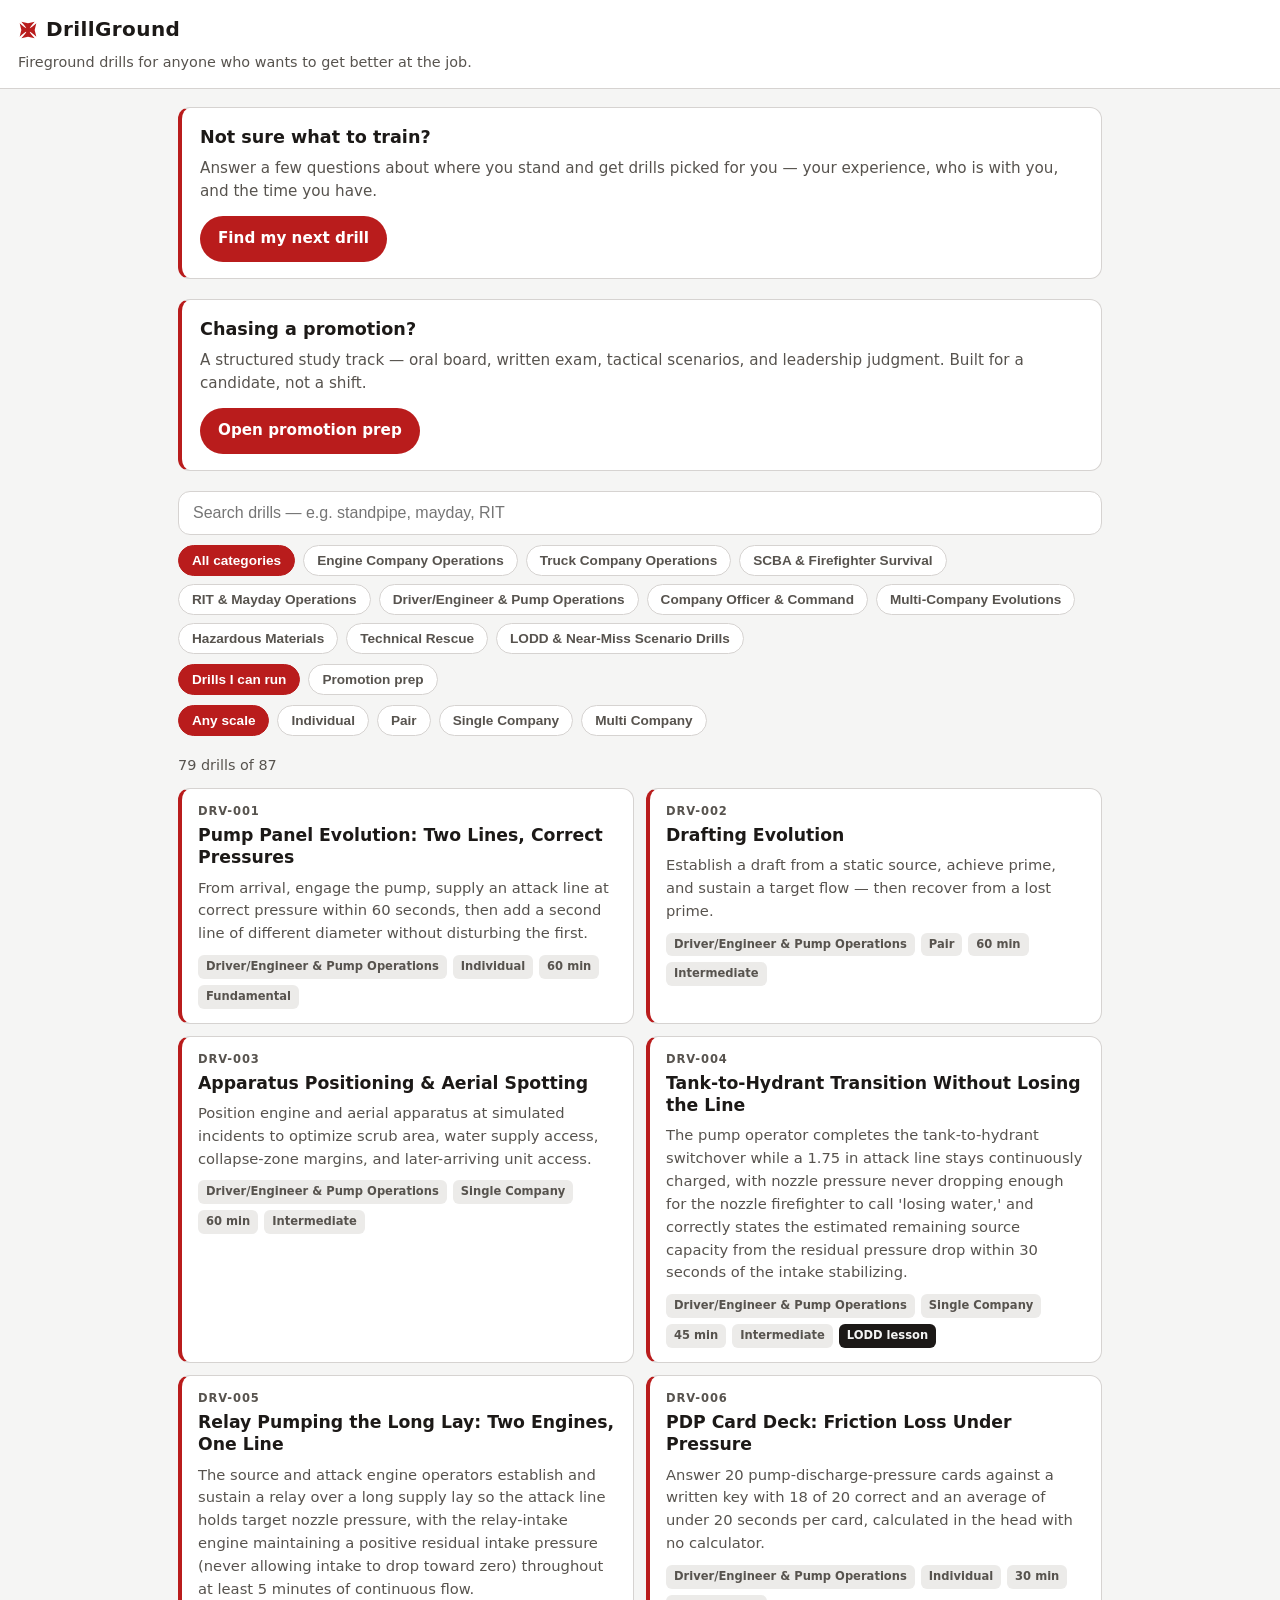
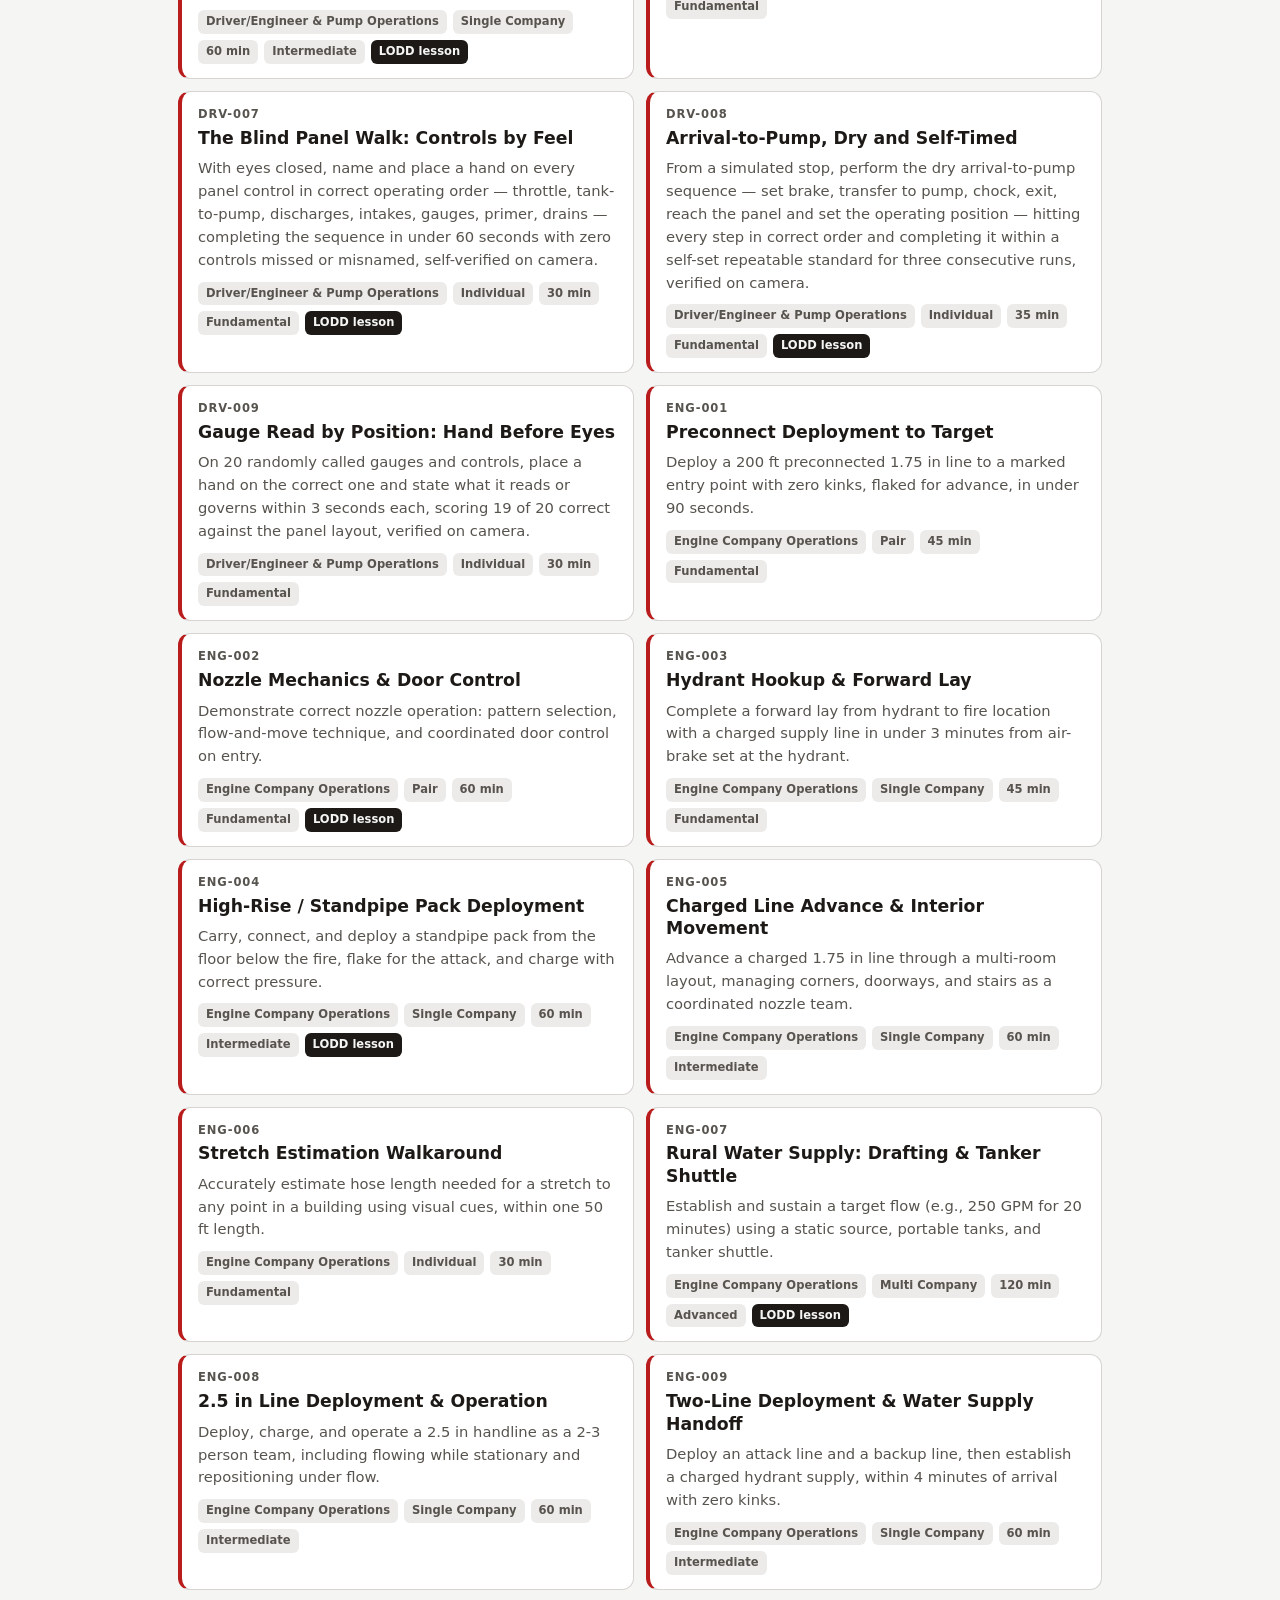
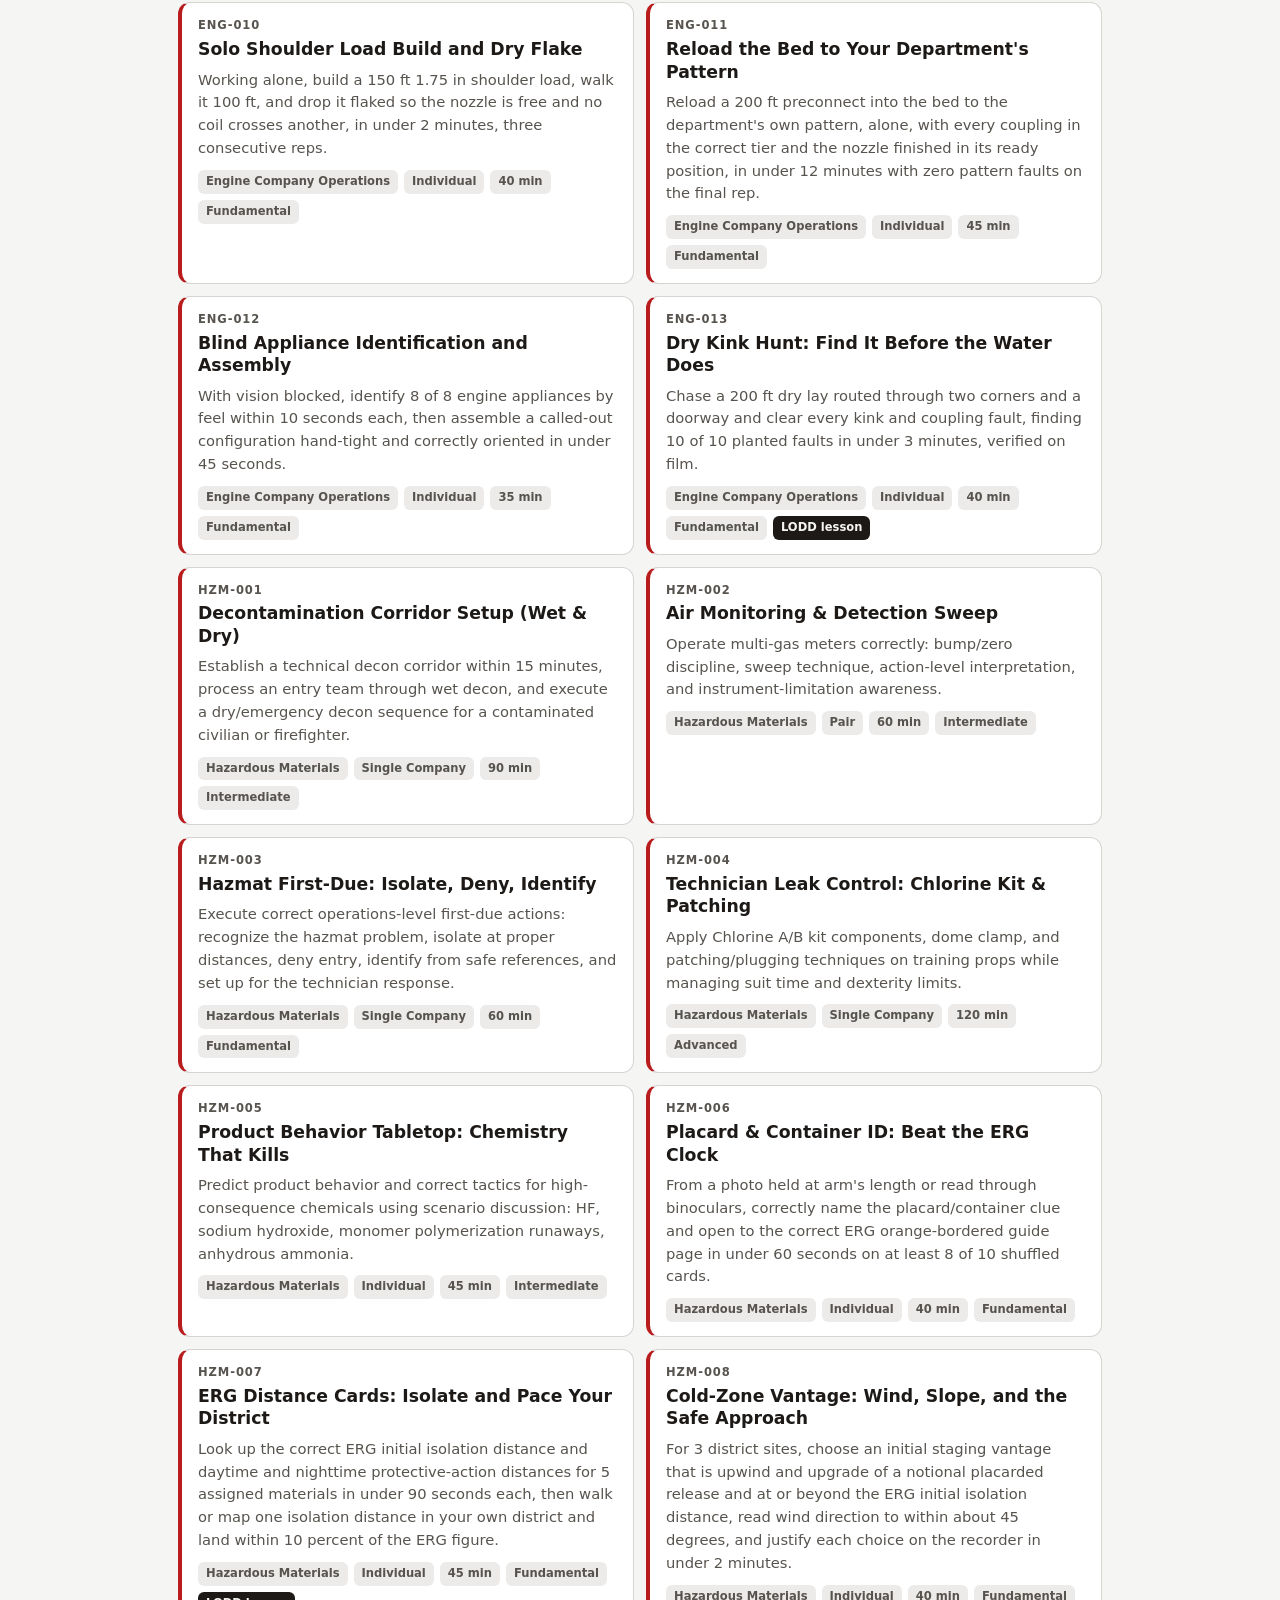
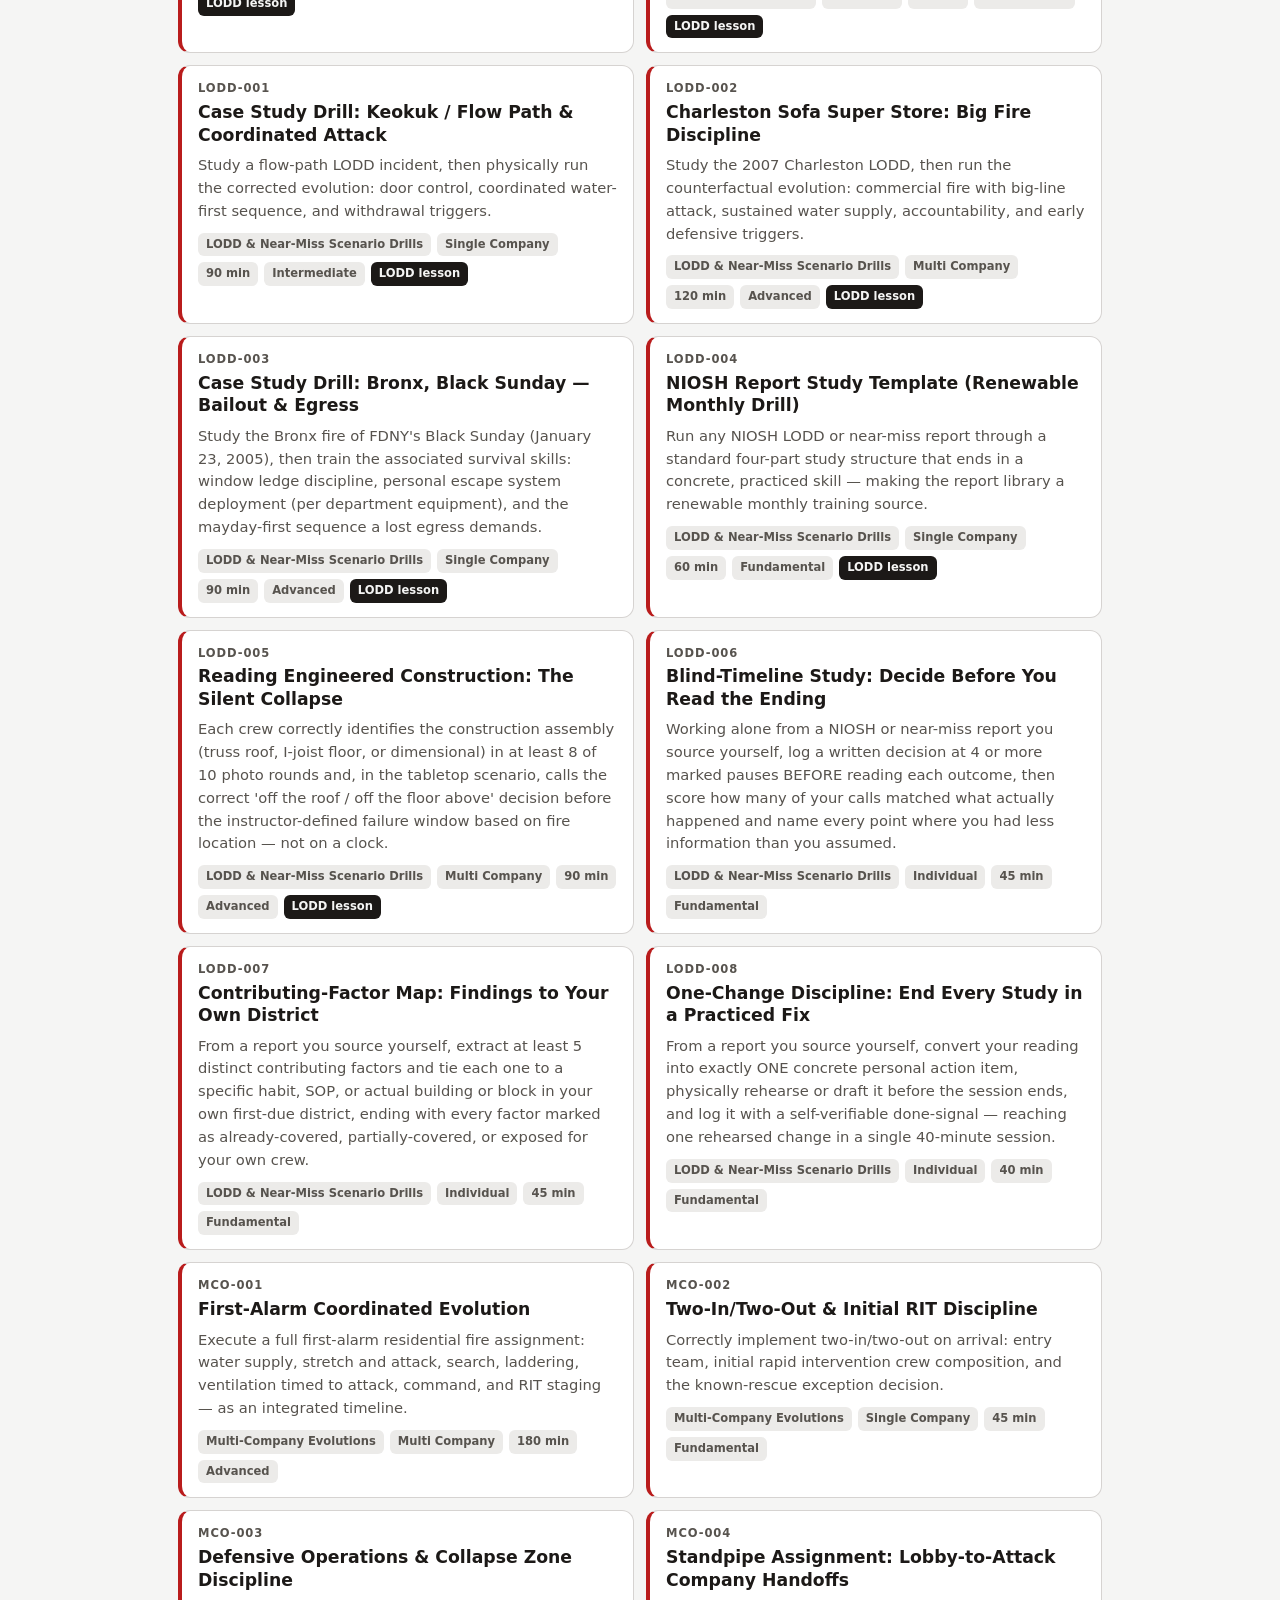
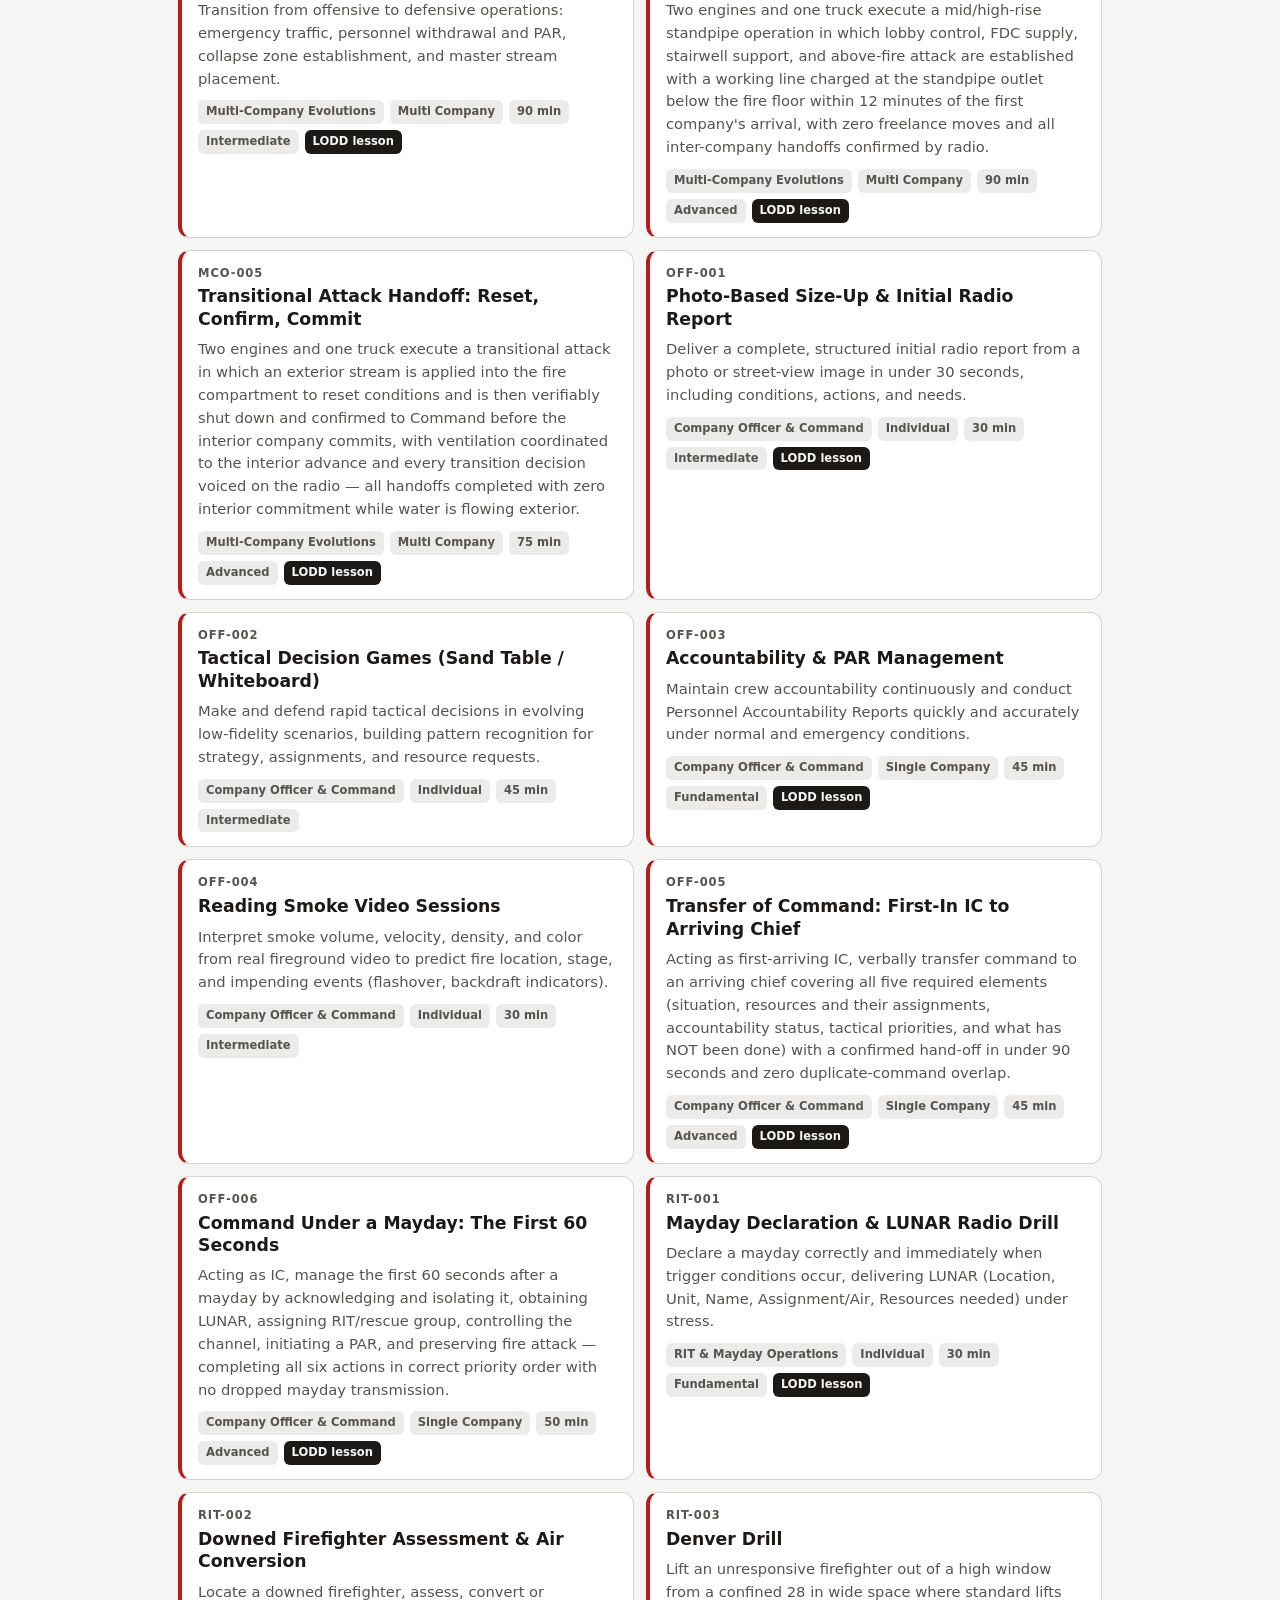
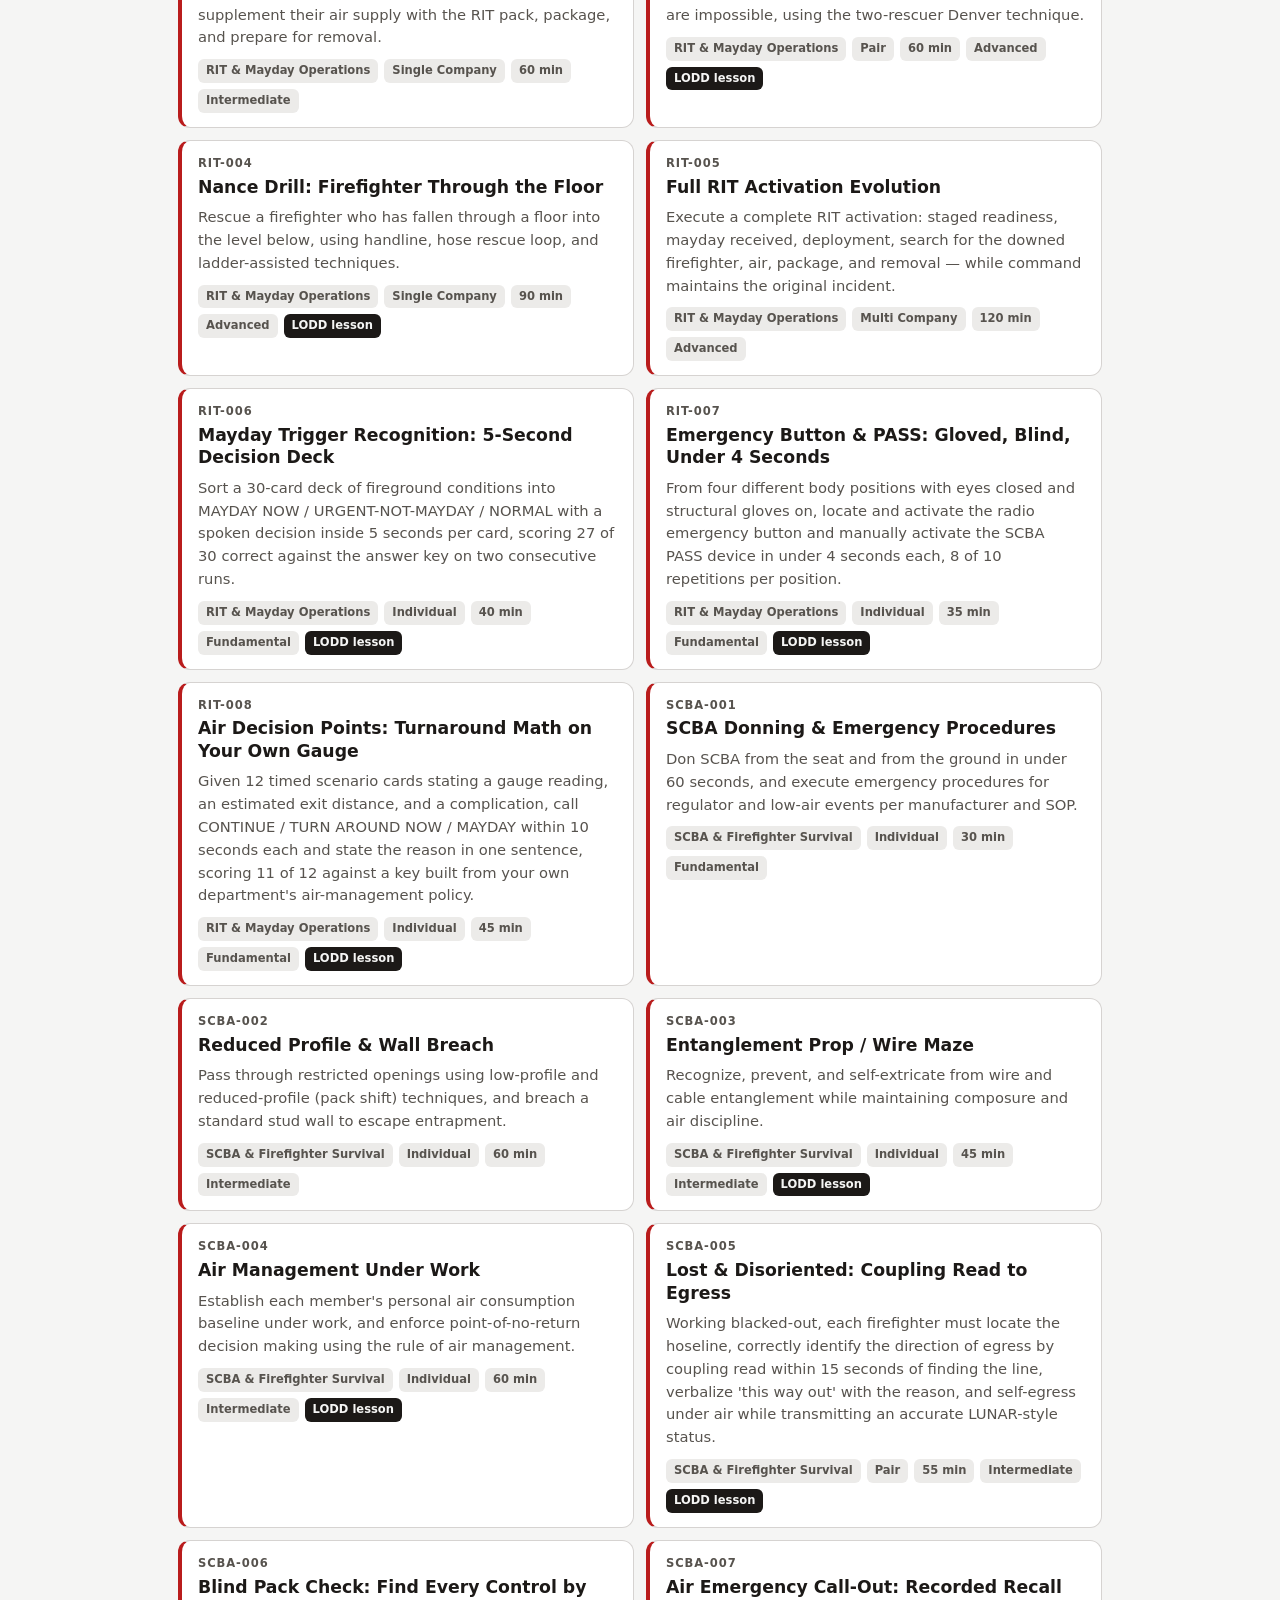
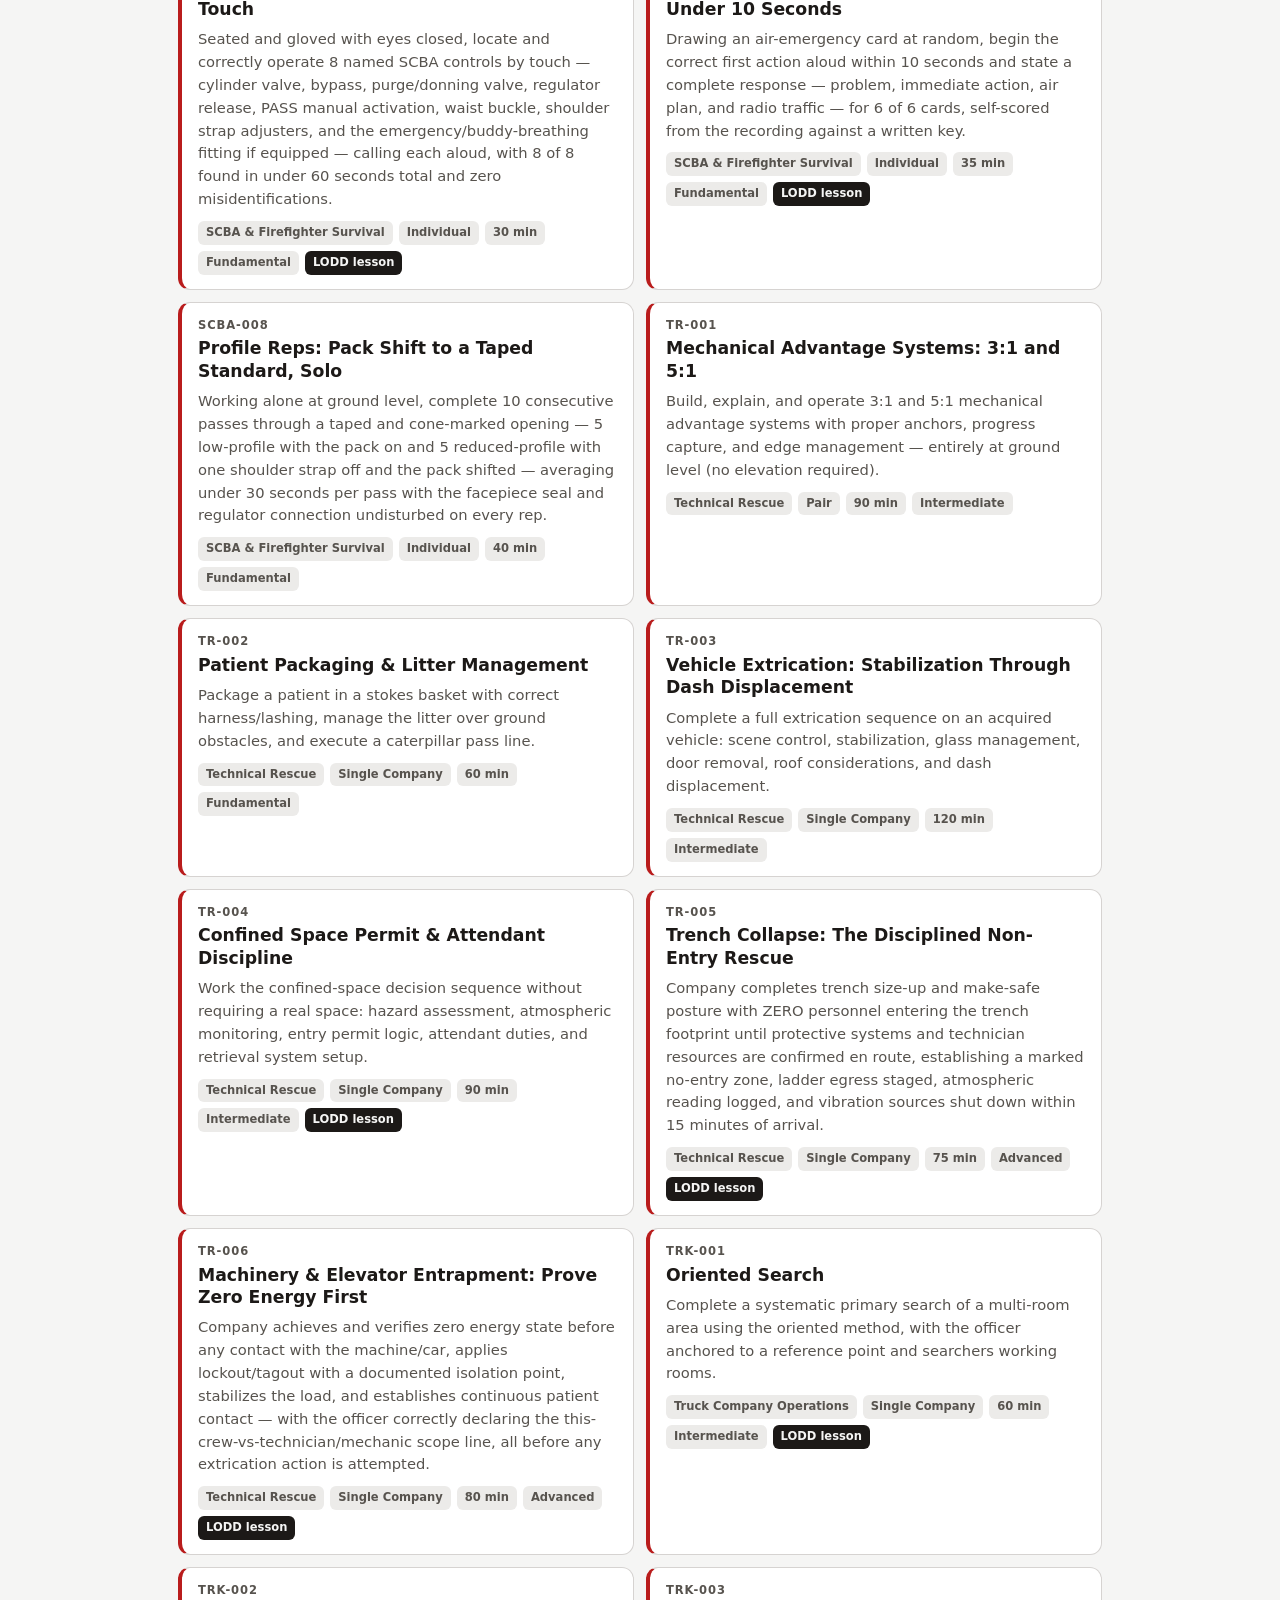
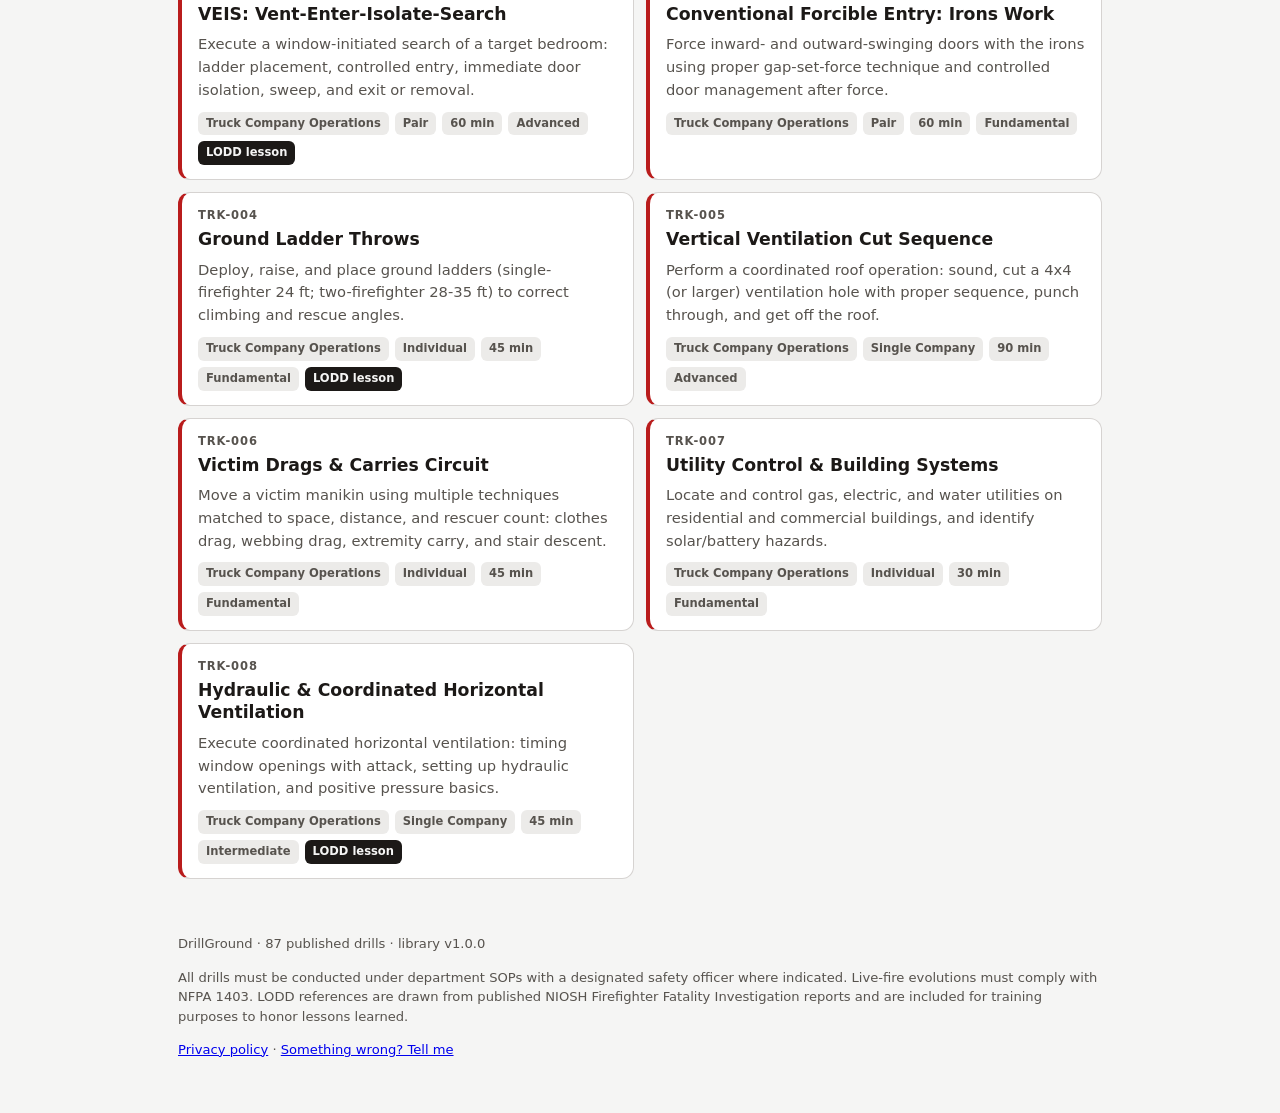
<file: index.html>
<!doctype html>
<html lang="en">
  <head>
    <meta charset="utf-8" />
    <meta name="viewport" content="width=device-width, initial-scale=1, viewport-fit=cover" />
    <title>DrillGround — Fireground Training Drills</title>
    <meta
      name="description"
      content="Browse and run fire-service training drills. For any firefighter who wants to get better at the job."
    />

    <!-- Installable on Android (Chrome) and Apple (Safari → Add to Home Screen). -->
    <link rel="manifest" href="manifest.webmanifest" />
    <meta name="theme-color" content="#b91c1c" />
    <link rel="icon" type="image/png" sizes="192x192" href="icons/icon-192.png" />
    <link rel="apple-touch-icon" href="icons/apple-touch-icon.png" />
    <meta name="apple-mobile-web-app-capable" content="yes" />
    <meta name="mobile-web-app-capable" content="yes" />
    <meta name="apple-mobile-web-app-status-bar-style" content="black" />
    <meta name="apple-mobile-web-app-title" content="DrillGround" />

    <link rel="stylesheet" href="app.css" />
  </head>
  <body>
    <a class="skip-link" href="#main">Skip to content</a>

    <header class="topbar">
      <a class="brand" href="#/" aria-label="DrillGround home">
        <svg class="brand-mark" viewBox="0 0 24 24" fill="currentColor" aria-hidden="true">
          <path d="M4 2 12 4 20 2Q7.24 16.76 22 4L20 12 22 20Q7.24 7.24 20 22L12 20 4 22Q16.76 7.24 2 20L4 12 2 4Q16.76 16.76 4 2Z" />
        </svg>
        <span class="brand-name">DrillGround</span>
      </a>
      <p class="tagline">Fireground drills for anyone who wants to get better at the job.</p>
    </header>

    <main id="main" tabindex="-1">
      <!-- Views are rendered here by app.js -->
      <div id="view" aria-live="polite"></div>
    </main>

    <footer class="footer">
      <p id="footer-note">Loading the drill library…</p>
      <p class="disclaimer" id="disclaimer"></p>
      <p>
        <a href="privacy.html">Privacy policy</a>
        &middot;
        <a href="mailto:grant@sirenstosyntax.com?subject=DrillGround%20feedback">Something wrong? Tell me</a>
      </p>
    </footer>

    <!--
      Live Play acknowledge service (EB-0214). Public URL, not a secret.
      purchase.js POSTs { purchaseToken, productId } here after a TWA buy
      and on restore. Acknowledge only — never consume(). Public Play
      charging is live (GATE_OPEN). Stripe stays held.
    -->
    <script>
      window.DRILLGROUND_ACKNOWLEDGE_ENDPOINT =
        "https://drillground-play-ack-6764861541.us-central1.run.app/api/purchases/acknowledge";
      window.DRILLGROUND_PACKS_ENDPOINT =
        "https://drillground-play-ack-6764861541.us-central1.run.app/api/packs";
    </script>
    <script src="recommend-drills.js" defer></script>
    <script src="tailboard.js" defer></script>
    <script src="entitlements.js" defer></script>
    <script src="purchase.js" defer></script>
    <script src="resources.js" defer></script>
    <script src="app.js" defer></script>
    <script>
      // Register the service worker so the app works offline once loaded.
      if ("serviceWorker" in navigator) {
        window.addEventListener("load", function () {
          navigator.serviceWorker.register("sw.js").catch(function () {
            /* offline support is a progressive enhancement; ignore failures */
          });
        });
      }
    </script>
  </body>
</html>
</file>
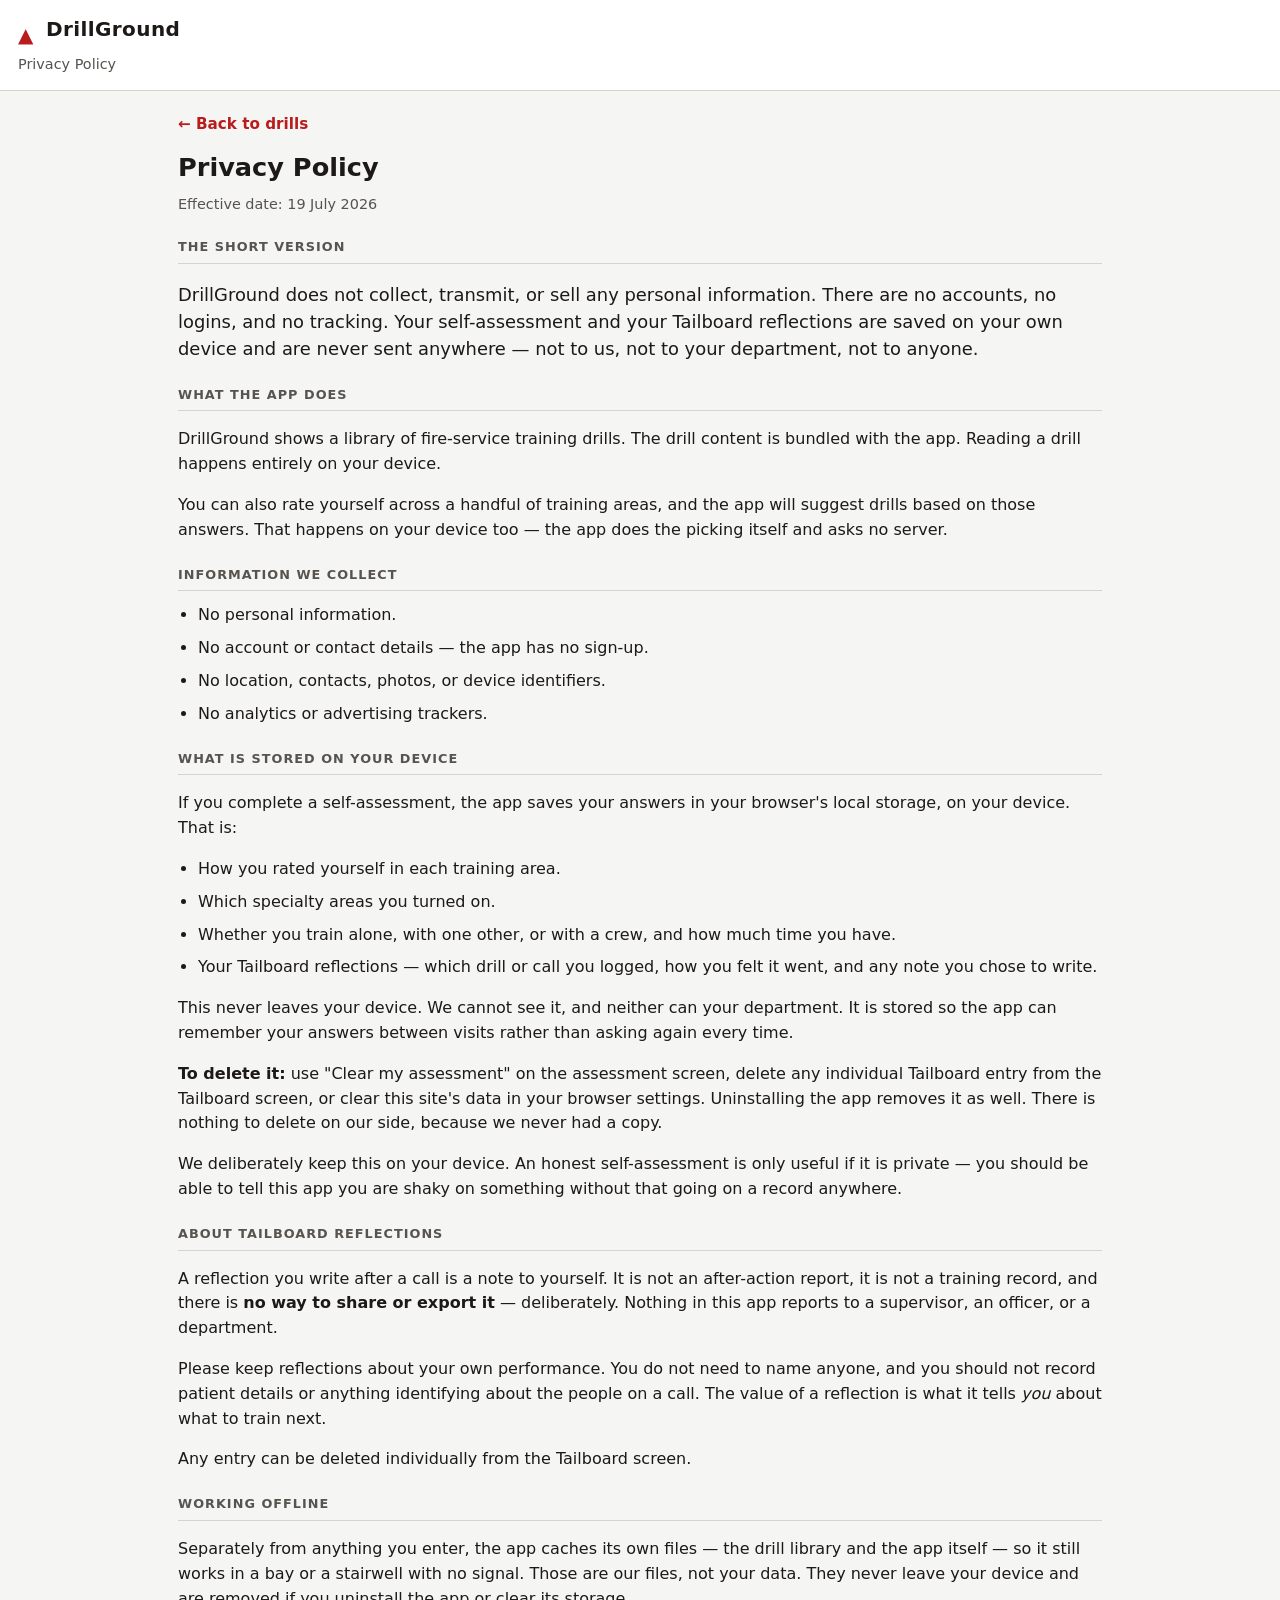
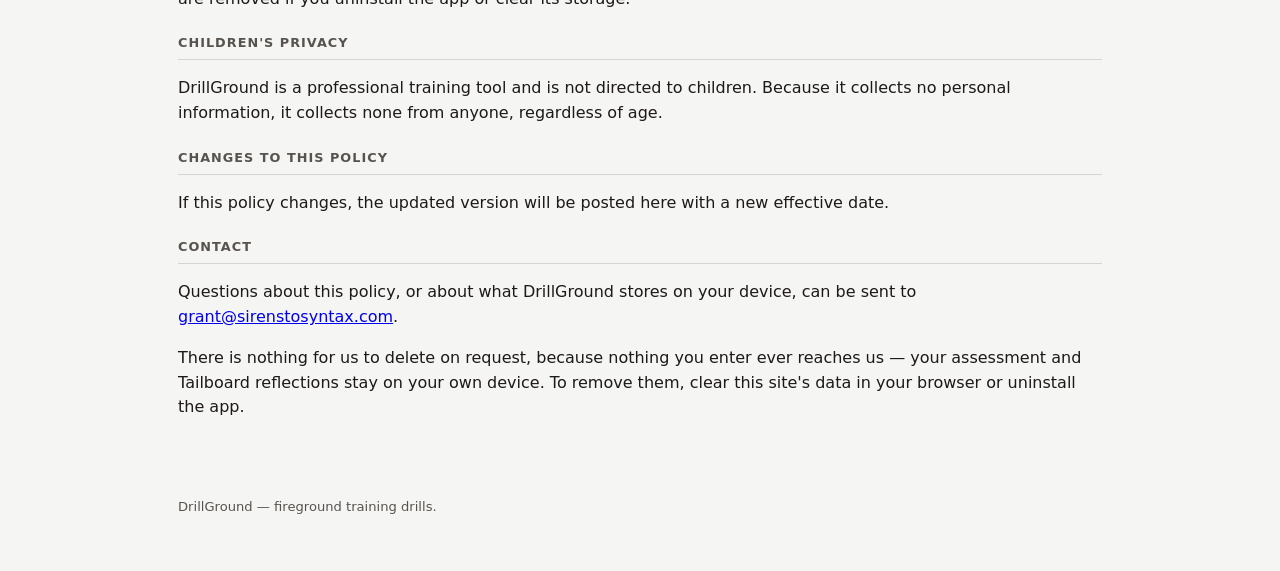
<file: privacy.html>
<!doctype html>
<html lang="en">
  <head>
    <meta charset="utf-8" />
    <meta name="viewport" content="width=device-width, initial-scale=1, viewport-fit=cover" />
    <title>DrillGround — Privacy Policy</title>
    <meta name="description" content="DrillGround privacy policy. The app collects no personal data." />
    <link rel="stylesheet" href="app.css" />
  </head>
  <body>
    <header class="topbar">
      <a class="brand" href="./" aria-label="DrillGround home">
        <span class="brand-mark" aria-hidden="true">▲</span>
        <span class="brand-name">DrillGround</span>
      </a>
      <p class="tagline">Privacy Policy</p>
    </header>

    <main id="main" tabindex="-1">
      <article class="detail">
        <a class="back" href="./">← Back to drills</a>
        <h1>Privacy Policy</h1>
        <p class="result-count" id="effective">Effective date: 19 July 2026</p>

        <section class="section">
          <h2>The short version</h2>
          <p class="objective">
            DrillGround does not collect, transmit, or sell any personal
            information. There are no accounts, no logins, and no tracking. Your
            self-assessment and your Tailboard reflections are saved on your own
            device and are never sent anywhere — not to us, not to your
            department, not to anyone.
          </p>
        </section>

        <section class="section">
          <h2>What the app does</h2>
          <p>
            DrillGround shows a library of fire-service training drills. The drill
            content is bundled with the app. Reading a drill happens entirely on
            your device.
          </p>
          <p>
            You can also rate yourself across a handful of training areas, and the
            app will suggest drills based on those answers. That happens on your
            device too — the app does the picking itself and asks no server.
          </p>
        </section>

        <section class="section">
          <h2>Information we collect</h2>
          <ul class="plain">
            <li>No personal information.</li>
            <li>No account or contact details — the app has no sign-up.</li>
            <li>No location, contacts, photos, or device identifiers.</li>
            <li>No analytics or advertising trackers.</li>
          </ul>
        </section>

        <section class="section">
          <h2>What is stored on your device</h2>
          <p>
            If you complete a self-assessment, the app saves your answers in your
            browser's local storage, on your device. That is:
          </p>
          <ul class="plain">
            <li>How you rated yourself in each training area.</li>
            <li>Which specialty areas you turned on.</li>
            <li>Whether you train alone, with one other, or with a crew, and how much time you have.</li>
            <li>
              Your Tailboard reflections — which drill or call you logged, how you
              felt it went, and any note you chose to write.
            </li>
          </ul>
          <p>
            This never leaves your device. We cannot see it, and neither can your
            department. It is stored so the app can remember your answers between
            visits rather than asking again every time.
          </p>
          <p>
            <strong>To delete it:</strong> use "Clear my assessment" on the
            assessment screen, delete any individual Tailboard entry from the
            Tailboard screen, or clear this site's data in your browser settings.
            Uninstalling the app removes it as well. There is nothing to delete on
            our side, because we never had a copy.
          </p>
          <p>
            We deliberately keep this on your device. An honest self-assessment is
            only useful if it is private — you should be able to tell this app you
            are shaky on something without that going on a record anywhere.
          </p>
        </section>

        <section class="section">
          <h2>About Tailboard reflections</h2>
          <p>
            A reflection you write after a call is a note to yourself. It is not an
            after-action report, it is not a training record, and there is
            <strong>no way to share or export it</strong> — deliberately. Nothing in
            this app reports to a supervisor, an officer, or a department.
          </p>
          <p>
            Please keep reflections about your own performance. You do not need to
            name anyone, and you should not record patient details or anything
            identifying about the people on a call. The value of a reflection is
            what it tells <em>you</em> about what to train next.
          </p>
          <p>
            Any entry can be deleted individually from the Tailboard screen.
          </p>
        </section>

        <section class="section">
          <h2>Working offline</h2>
          <p>
            Separately from anything you enter, the app caches its own files — the
            drill library and the app itself — so it still works in a bay or a
            stairwell with no signal. Those are our files, not your data. They
            never leave your device and are removed if you uninstall the app or
            clear its storage.
          </p>
        </section>

        <section class="section">
          <h2>Children's privacy</h2>
          <p>
            DrillGround is a professional training tool and is not directed to
            children. Because it collects no personal information, it collects none
            from anyone, regardless of age.
          </p>
        </section>

        <section class="section">
          <h2>Changes to this policy</h2>
          <p>
            If this policy changes, the updated version will be posted here with a
            new effective date.
          </p>
        </section>

        <section class="section">
          <h2>Contact</h2>
          <p>
            Questions about this policy, or about what DrillGround stores on your
            device, can be sent to
            <a href="mailto:grant@sirenstosyntax.com">grant@sirenstosyntax.com</a>.
          </p>
          <p>
            There is nothing for us to delete on request, because nothing you
            enter ever reaches us — your assessment and Tailboard reflections stay
            on your own device. To remove them, clear this site's data in your
            browser or uninstall the app.
          </p>
        </section>
      </article>
    </main>

    <footer class="footer">
      <p>DrillGround — fireground training drills.</p>
    </footer>
  </body>
</html>
</file>
<file: app.css>
/* DrillGround app — dependency-free, mobile-first, theme-aware.
   Read by index.html; no build step. */

:root {
  --bg: #f5f5f4;
  --surface: #ffffff;
  --surface-2: #ecebe9;
  --text: #1c1917;
  --text-soft: #57534e;
  --line: #d6d3d1;
  --accent: #b91c1c; /* fire-service red */
  --accent-ink: #ffffff;
  --safety-bg: #fef2f2;
  --safety-line: #fca5a5;
  --safety-ink: #991b1b;
  --lodd-bg: #1c1917;
  --lodd-ink: #f5f5f4;
  --focus: #2563eb;
  --radius: 12px;
  --maxw: 960px;
}

@media (prefers-color-scheme: dark) {
  :root {
    --bg: #0c0a09;
    --surface: #1c1917;
    --surface-2: #292524;
    --text: #f5f5f4;
    --text-soft: #a8a29e;
    --line: #44403c;
    --accent: #ef4444;
    --accent-ink: #0c0a09;
    --safety-bg: #2a1414;
    --safety-line: #7f1d1d;
    --safety-ink: #fca5a5;
    --lodd-bg: #000000;
    --lodd-ink: #f5f5f4;
    --focus: #60a5fa;
  }
}

* {
  box-sizing: border-box;
}

html {
  -webkit-text-size-adjust: 100%;
}

body {
  margin: 0;
  background: var(--bg);
  color: var(--text);
  font: 16px/1.55 system-ui, -apple-system, "Segoe UI", Roboto, sans-serif;
  min-height: 100vh;
}

:focus-visible {
  outline: 3px solid var(--focus);
  outline-offset: 2px;
  border-radius: 4px;
}

.skip-link {
  position: absolute;
  left: -9999px;
  top: 0;
  background: var(--accent);
  color: var(--accent-ink);
  padding: 10px 14px;
  z-index: 10;
}
.skip-link:focus {
  left: 8px;
  top: 8px;
}

/* ---- Topbar ---- */
.topbar {
  background: var(--surface);
  border-bottom: 1px solid var(--line);
  padding: 14px 18px;
  position: sticky;
  top: 0;
  z-index: 5;
}
.brand {
  display: inline-flex;
  align-items: center;
  gap: 8px;
  text-decoration: none;
  color: var(--text);
  font-weight: 800;
  font-size: 1.25rem;
  letter-spacing: 0.02em;
}
.brand-mark {
  /* A Maltese cross, echoing the app icon. Third mark in this spot: a Unicode
     triangle glyph (the placeholder), then a shield, now the cross. It keeps
     changing because it is the mark expressed a SECOND time, in markup, with
     nothing linking it to icons/ — so every rebrand has to remember it exists.
     Inline SVG rather than an <img> so it inherits --accent and costs no
     request for a 20px decoration. */
  color: var(--accent);
  width: 20px;
  height: 20px;
  flex: none;
}
.tagline {
  margin: 4px 0 0;
  color: var(--text-soft);
  font-size: 0.9rem;
}

main {
  display: block;
  max-width: var(--maxw);
  margin: 0 auto;
  padding: 18px;
  outline: none;
}

/* ---- Controls ---- */
.controls {
  display: grid;
  gap: 10px;
  margin-bottom: 18px;
}
.search {
  width: 100%;
  padding: 12px 14px;
  font-size: 1rem;
  background: var(--surface);
  color: var(--text);
  border: 1px solid var(--line);
  border-radius: var(--radius);
}
.filter-row {
  display: flex;
  flex-wrap: wrap;
  gap: 8px;
}
.chip {
  appearance: none;
  border: 1px solid var(--line);
  background: var(--surface);
  color: var(--text-soft);
  padding: 7px 13px;
  border-radius: 999px;
  font-size: 0.85rem;
  font-weight: 600;
  cursor: pointer;
}
.chip[aria-pressed="true"] {
  background: var(--accent);
  border-color: var(--accent);
  color: var(--accent-ink);
}
.result-count {
  color: var(--text-soft);
  font-size: 0.9rem;
  margin: 2px 0 12px;
}

/* ---- Drill list ---- */
.card-grid {
  display: grid;
  gap: 12px;
  grid-template-columns: 1fr;
}
@media (min-width: 640px) {
  .card-grid {
    grid-template-columns: 1fr 1fr;
  }
}
.card {
  display: block;
  text-align: left;
  width: 100%;
  background: var(--surface);
  border: 1px solid var(--line);
  border-left: 4px solid var(--accent);
  border-radius: var(--radius);
  padding: 14px 16px;
  cursor: pointer;
  color: inherit;
  text-decoration: none;
}
.card:hover {
  border-color: var(--accent);
}
.card-id {
  font-size: 0.72rem;
  font-weight: 700;
  letter-spacing: 0.08em;
  color: var(--text-soft);
  text-transform: uppercase;
}
.card-title {
  margin: 3px 0 8px;
  font-size: 1.08rem;
  font-weight: 700;
  line-height: 1.3;
}
.card-obj {
  margin: 0 0 10px;
  color: var(--text-soft);
  font-size: 0.92rem;
}
.meta-row {
  display: flex;
  flex-wrap: wrap;
  gap: 6px;
}
.tag {
  font-size: 0.72rem;
  background: var(--surface-2);
  color: var(--text-soft);
  padding: 3px 8px;
  border-radius: 6px;
  font-weight: 600;
}
.tag.lodd {
  background: var(--lodd-bg);
  color: var(--lodd-ink);
}

.empty {
  text-align: center;
  color: var(--text-soft);
  padding: 48px 12px;
}

/* ---- Detail view ---- */
.back {
  display: inline-flex;
  align-items: center;
  gap: 6px;
  background: none;
  border: none;
  color: var(--accent);
  font-size: 0.95rem;
  font-weight: 600;
  cursor: pointer;
  padding: 4px 0;
  margin-bottom: 8px;
  text-decoration: none;
}
.detail h1 {
  font-size: 1.6rem;
  line-height: 1.2;
  margin: 4px 0 10px;
}
.detail .meta-row {
  margin-bottom: 20px;
}
.section {
  margin: 22px 0;
}
.section > h2 {
  font-size: 0.8rem;
  text-transform: uppercase;
  letter-spacing: 0.08em;
  color: var(--text-soft);
  border-bottom: 1px solid var(--line);
  padding-bottom: 6px;
  margin: 0 0 12px;
}
.objective {
  font-size: 1.12rem;
  line-height: 1.5;
}
.steps {
  counter-reset: step;
  list-style: none;
  padding: 0;
  margin: 0;
}
.steps li {
  position: relative;
  padding: 4px 0 14px 44px;
  margin: 0;
}
.steps li::before {
  counter-increment: step;
  content: counter(step);
  position: absolute;
  left: 0;
  top: 0;
  width: 30px;
  height: 30px;
  background: var(--accent);
  color: var(--accent-ink);
  border-radius: 50%;
  display: grid;
  place-items: center;
  font-weight: 700;
  font-size: 0.9rem;
}
ul.plain {
  margin: 0;
  padding-left: 20px;
}
ul.plain li {
  margin-bottom: 8px;
}
.callout {
  border-radius: var(--radius);
  padding: 14px 16px;
  border: 1px solid var(--line);
  background: var(--surface);
}
.callout.safety {
  background: var(--safety-bg);
  border-color: var(--safety-line);
}
.callout.safety h2 {
  color: var(--safety-ink);
  border-color: var(--safety-line);
}
.callout.lodd {
  background: var(--lodd-bg);
  color: var(--lodd-ink);
  border-color: #000;
}
.callout.lodd h2 {
  color: var(--lodd-ink);
  border-color: rgba(255, 255, 255, 0.2);
}
.callout.lodd .lodd-lesson {
  font-weight: 600;
}
.variation {
  border: 1px solid var(--line);
  border-radius: var(--radius);
  padding: 12px 14px;
  margin-bottom: 10px;
  background: var(--surface);
}
.variation h3 {
  margin: 0 0 4px;
  font-size: 1rem;
}
.variation .adds {
  color: var(--text-soft);
  font-size: 0.88rem;
  margin: 6px 0 0;
}
.refs {
  color: var(--text-soft);
  font-size: 0.88rem;
}

/* ---- Footer ---- */
.footer {
  max-width: var(--maxw);
  margin: 0 auto;
  padding: 24px 18px 40px;
  color: var(--text-soft);
  font-size: 0.82rem;
}
.footer .disclaimer {
  margin-top: 8px;
  line-height: 1.5;
}

.error {
  background: var(--safety-bg);
  border: 1px solid var(--safety-line);
  color: var(--safety-ink);
  padding: 16px;
  border-radius: var(--radius);
}

/* ---- Self-assessment, plan, and the home prompt -------------------------
   The vision calls self-assessment the product's first impression, so these
   are sized for a thumb on a phone in a station bay, not a mouse. */

.prompt {
  background: var(--surface);
  border: 1px solid var(--line);
  border-left: 4px solid var(--accent);
  border-radius: var(--radius);
  padding: 16px 18px;
  margin-bottom: 20px;
}
.prompt h2 {
  margin: 0 0 6px;
  font-size: 1.1rem;
}
.prompt p {
  margin: 0 0 12px;
  color: var(--text-soft);
  font-size: 0.95rem;
}

.primary {
  display: inline-block;
  appearance: none;
  border: none;
  background: var(--accent);
  color: var(--accent-ink);
  padding: 11px 18px;
  border-radius: 999px;
  font-size: 0.95rem;
  font-weight: 700;
  cursor: pointer;
  text-decoration: none;
}
.primary[disabled] {
  background: var(--surface-2);
  color: var(--text-soft);
  cursor: default;
}
.link-btn {
  display: inline-block;
  appearance: none;
  background: none;
  border: none;
  color: var(--accent);
  font-size: 0.92rem;
  font-weight: 600;
  cursor: pointer;
  padding: 10px 4px;
  text-decoration: none;
}

.view-title {
  margin: 6px 0 4px;
  font-size: 1.35rem;
}
.lede {
  color: var(--text-soft);
  font-size: 0.95rem;
  margin: 0 0 18px;
}

.assess-row {
  padding: 12px 0;
  border-bottom: 1px solid var(--line);
}
.assess-cat {
  font-weight: 700;
  font-size: 0.98rem;
  margin-bottom: 8px;
}
.assess-choices {
  display: flex;
  flex-wrap: wrap;
  gap: 7px;
}
.rate {
  appearance: none;
  border: 1px solid var(--line);
  background: var(--surface);
  color: var(--text-soft);
  padding: 9px 13px;
  border-radius: 999px;
  font-size: 0.86rem;
  font-weight: 600;
  cursor: pointer;
  min-height: 40px; /* thumb target */
}
.rate.on {
  background: var(--accent);
  border-color: var(--accent);
  color: var(--accent-ink);
}
/* "Not my role" is a legitimate answer, not a weak one — it should not read
   as the same kind of choice as a self-rating. */
.rate.r-skip.on {
  background: var(--surface-2);
  border-color: var(--line);
  color: var(--text);
}

.specialty,
.context {
  margin-top: 22px;
  padding-top: 6px;
}
.specialty h3,
.context h3 {
  font-size: 0.8rem;
  text-transform: uppercase;
  letter-spacing: 0.08em;
  color: var(--text-soft);
  margin: 0 0 4px;
}
.toggle {
  appearance: none;
  border: 1px dashed var(--line);
  background: var(--surface);
  color: var(--text-soft);
  padding: 9px 14px;
  border-radius: 999px;
  font-size: 0.88rem;
  font-weight: 600;
  cursor: pointer;
  margin: 0 7px 8px 0;
  min-height: 40px;
}
.toggle.on {
  border-style: solid;
  border-color: var(--accent);
  color: var(--accent);
}
.ctx-label {
  font-size: 0.9rem;
  color: var(--text-soft);
  margin: 12px 0 7px;
}

.assess-actions {
  display: flex;
  flex-wrap: wrap;
  align-items: center;
  gap: 12px;
  margin: 26px 0 8px;
}

.plan-card {
  display: flex;
  gap: 14px;
  background: var(--surface);
  border: 1px solid var(--line);
  border-radius: var(--radius);
  padding: 15px 16px;
  margin-bottom: 12px;
}
.plan-rank {
  flex: 0 0 auto;
  width: 26px;
  height: 26px;
  border-radius: 999px;
  background: var(--accent);
  color: var(--accent-ink);
  font-weight: 700;
  font-size: 0.85rem;
  display: flex;
  align-items: center;
  justify-content: center;
}
.plan-body {
  min-width: 0;
}
.plan-title {
  display: block;
  font-weight: 700;
  font-size: 1.05rem;
  color: var(--text);
  text-decoration: none;
  margin-bottom: 2px;
}
/* The reasons are the advisory stance made visible: a recommendation the user
   cannot interrogate is an instruction. */
.why {
  margin: 10px 0 0;
  padding-left: 18px;
  color: var(--text-soft);
  font-size: 0.88rem;
}
.why li {
  margin-bottom: 3px;
}

.mini-plan {
  display: grid;
  gap: 8px;
  margin-bottom: 10px;
}
.mini {
  display: block;
  padding: 10px 12px;
  background: var(--surface-2);
  border-radius: 9px;
  text-decoration: none;
  color: var(--text);
}
.mini strong {
  display: block;
  font-size: 0.95rem;
}
.mini span {
  display: block;
  color: var(--text-soft);
  font-size: 0.85rem;
  margin-top: 2px;
}

.callout.warn {
  background: var(--safety-bg);
  border: 1px solid var(--safety-line);
  color: var(--safety-ink);
  padding: 12px 14px;
  border-radius: 9px;
  font-size: 0.9rem;
  margin-bottom: 16px;
}

/* The solo variant on a drill page. Distinct from the crew instructions above
   it — a firefighter training alone must not blend the two by accident. */
.solo-variant {
  background: var(--surface-2);
  border: 1px solid var(--line);
  border-left: 4px solid var(--accent);
  border-radius: var(--radius);
  padding: 14px 16px;
}
.solo-variant h3 {
  font-size: 0.8rem;
  text-transform: uppercase;
  letter-spacing: 0.08em;
  color: var(--text-soft);
  margin: 14px 0 6px;
}
/* What the solo version cannot teach. Styled as a caution, not a footnote:
   believing you trained a skill you did not is the hazard here. */
.not-covered {
  background: var(--safety-bg);
  border: 1px solid var(--safety-line);
  color: var(--safety-ink);
  padding: 10px 12px;
  border-radius: 8px;
  margin: 0;
}

/* ---- Tailboard ---------------------------------------------------------
   The reflect step. Kept visually quiet: this is a private notebook, not a
   form to be completed. */

.reflect {
  background: var(--surface-2);
  border-radius: var(--radius);
  padding: 14px 16px;
}
.reflect-q {
  margin: 0 0 8px;
  font-size: 0.95rem;
}
.reflect-note-hint {
  margin: 10px 0 0;
  font-size: 0.82rem;
  color: var(--text-soft);
}
.note {
  width: 100%;
  font: inherit;
  font-size: 0.95rem;
  color: var(--text);
  background: var(--surface);
  border: 1px solid var(--line);
  border-radius: 9px;
  padding: 9px 11px;
  margin-bottom: 10px;
  resize: vertical;
}

.tb-list {
  display: grid;
  gap: 10px;
}
.tb-card {
  background: var(--surface);
  border: 1px solid var(--line);
  border-radius: var(--radius);
  padding: 13px 15px;
}
.tb-head {
  display: flex;
  align-items: center;
  justify-content: space-between;
  gap: 10px;
  margin-bottom: 6px;
}
.tb-when {
  font-size: 0.82rem;
  color: var(--text-soft);
}
.tb-title {
  display: block;
  font-weight: 700;
  font-size: 1rem;
  color: var(--text);
  text-decoration: none;
}
.tb-cat {
  font-size: 0.85rem;
  color: var(--text-soft);
  margin-top: 2px;
}
.tb-note {
  margin: 8px 0 0;
  font-size: 0.92rem;
}
/* How it went, not a score. Rough is not failure — it is the useful answer. */
.tag.went-well {
  background: var(--surface-2);
  color: var(--text);
}
.tag.went-ok {
  background: var(--surface-2);
  color: var(--text-soft);
}
.tag.went-rough {
  background: var(--safety-bg);
  color: var(--safety-ink);
  border: 1px solid var(--safety-line);
}

/* Report a problem with a drill. Quiet by design — it should be findable when
   something is wrong, not compete with the drill itself. */
.report-drill {
  margin: 18px 0 0;
  font-size: 0.88rem;
}
.report-drill a {
  color: var(--text-soft);
}
.report-drill a:hover,
.report-drill a:focus {
  color: var(--accent);
}

/* ---- Promotion prep track ----------------------------------------------
   A study path, not a filtered list. Framed for a candidate. */

.promo-prompt {
  border-left-color: var(--accent);
}
.promo-progress {
  color: var(--text-soft);
  font-size: 0.95rem;
  margin: 0 0 18px;
}
.promo-area {
  margin-bottom: 22px;
}
.promo-area-head {
  display: flex;
  align-items: baseline;
  justify-content: space-between;
  gap: 10px;
  border-bottom: 1px solid var(--line);
  padding-bottom: 4px;
}
.promo-area-head h3 {
  margin: 0;
  font-size: 1.05rem;
}
.promo-area-count {
  font-size: 0.82rem;
  color: var(--text-soft);
  white-space: nowrap;
}
.promo-blurb {
  color: var(--text-soft);
  font-size: 0.9rem;
  margin: 8px 0 12px;
}
.promo-drills {
  display: grid;
  gap: 10px;
}
.promo-card {
  display: block;
  background: var(--surface);
  border: 1px solid var(--line);
  border-radius: var(--radius);
  padding: 13px 15px;
  text-decoration: none;
  color: var(--text);
}
.promo-card-top {
  display: flex;
  align-items: baseline;
  justify-content: space-between;
  gap: 10px;
}
.promo-card-title {
  font-weight: 700;
  font-size: 1rem;
}
/* Locked cards read as previews, not dead ends — muted, but the title and
   summary are fully legible so the user can judge whether to unlock.
   Now used only by resource-pack cards: no DRILL is gated any more, so a
   promotion card is always a plain link. (.promo-lock-note went with the locked
   promotion drill; locked packs use .resource-lock-note.) */
.promo-card.locked {
  background: var(--surface-2);
  border-style: dashed;
}
.tag.lock {
  background: var(--surface-2);
  color: var(--text-soft);
  border: 1px solid var(--line);
}
.callout.lock-note {
  background: var(--surface-2);
  border: 1px solid var(--line);
}

/* ---- Resource packs -----------------------------------------------------
   The material each drill names but does not ship. Reuses the promotion
   track's card and lock styling so a locked pack reads the same way a locked
   study drill does — muted, dashed, fully legible. */

.resource-prompt {
  border-left-color: var(--accent);
}
.resource-progress {
  color: var(--text-soft);
  font-size: 0.95rem;
  margin: 0 0 18px;
}

/* The banner in the drill detail view. A pointer to the material, not the
   material — a 30-card deck between Setup and Run the drill would bury the
   drill itself. */
.callout.resource-banner {
  background: var(--surface-2);
  border: 1px solid var(--line);
}
.callout.resource-banner.locked {
  border-style: dashed;
}
.callout.unlock-bar {
  background: var(--surface-2);
  border: 1px solid var(--line);
}
.purchase-message {
  color: var(--safety-ink);
  font-size: 0.92rem;
  margin: 0 0 10px;
}
.resource-banner-title {
  font-weight: 700;
  margin: 0 0 4px;
}
.resource-contents,
.resource-lock-note {
  color: var(--text-soft);
  font-size: 0.88rem;
  margin: 0 0 10px;
}
.resource-for {
  font-size: 0.92rem;
  margin: 0 0 4px;
}

.callout.resource-why,
.callout.local-fill,
.callout.synthetic-note {
  background: var(--surface-2);
  border: 1px solid var(--line);
}
/* Generated imagery gets the safety palette, not a neutral one. A user must
   never skim past the fact that a picture is not a photograph. */
.callout.synthetic-note {
  background: var(--safety-bg);
  border: 1px solid var(--safety-line);
}
.tag.synthetic {
  background: var(--safety-bg);
  color: var(--safety-ink);
  border: 1px solid var(--safety-line);
}
.synthetic-label {
  color: var(--safety-ink);
  font-size: 0.8rem;
  font-weight: 700;
  margin: 4px 0 8px;
}

.resource-component {
  margin-bottom: 26px;
}
.resource-instructions {
  color: var(--text-soft);
  font-size: 0.92rem;
  margin: 0 0 14px;
}
.resource-items {
  margin: 0;
  padding-left: 22px;
}
.resource-items > li {
  margin-bottom: 18px;
  padding-left: 4px;
}
.resource-item-text {
  margin: 0 0 6px;
  font-weight: 600;
}
/* Worksheet blanks. Ruled lines rather than input boxes: these are printed or
   copied into a notebook, and the app is not the place the user writes. */
.resource-fields {
  list-style: none;
  margin: 8px 0;
  padding: 0;
}
.resource-fields > li {
  border-bottom: 1px solid var(--line);
  padding: 6px 0 4px;
  font-size: 0.9rem;
  color: var(--text-soft);
}
.resource-answer {
  margin: 8px 0 4px;
  font-size: 0.93rem;
}
.resource-focus {
  color: var(--text-soft);
  font-size: 0.85rem;
  font-style: italic;
  margin: 4px 0 0;
}
.resource-source,
.resource-link {
  color: var(--text-soft);
  font-size: 0.85rem;
  margin: 4px 0 0;
}
.resource-image {
  display: block;
  max-width: 100%;
  height: auto;
  border-radius: var(--radius);
  border: 1px solid var(--line);
  margin: 0 0 6px;
}
/* An image spec whose pixels have not been rendered yet. Says so plainly
   rather than showing a broken image or silently dropping the item, which
   would make the pack look shorter than it is. */
.resource-pending {
  background: var(--surface-2);
  border: 1px dashed var(--line);
  border-radius: var(--radius);
  color: var(--text-soft);
  font-size: 0.88rem;
  margin: 0 0 8px;
  padding: 10px 12px;
}

/* The one whole sample item on a locked pack. Never a truncated deck. */
.callout.resource-sample {
  background: var(--surface-2);
  border: 1px solid var(--line);
}
.resource-sample-note {
  color: var(--text-soft);
  font-size: 0.85rem;
  margin: 0 0 12px;
}
</file>
